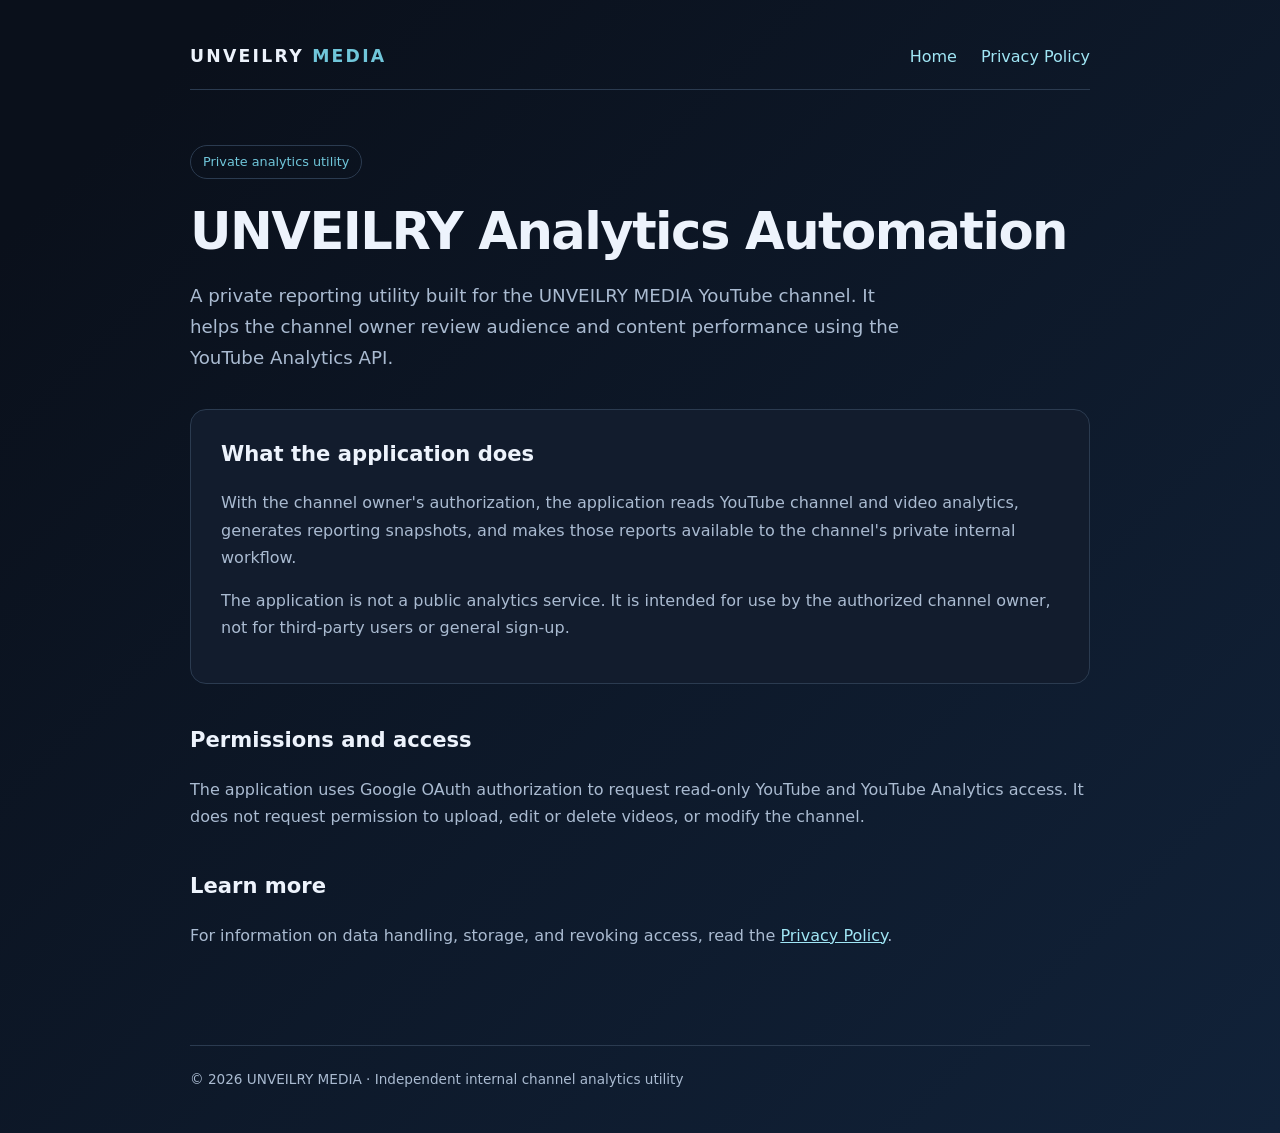
<file: index.html>
<!doctype html>
<html lang="en"><head><meta charset="utf-8"><meta name="viewport" content="width=device-width,initial-scale=1">
<meta name="description" content="UNVEILRY Analytics Automation is a private, read-only reporting utility for the UNVEILRY MEDIA YouTube channel.">
<title>UNVEILRY Analytics Automation | UNVEILRY MEDIA</title><link rel="stylesheet" href="style.css"></head>
<body><header><div class="brand">UNVEILRY <span style="color:#70c6da">MEDIA</span></div><nav><a href="./">Home</a><a href="privacy.html">Privacy Policy</a></nav></header>
<main><span class="pill">Private analytics utility</span><h1>UNVEILRY Analytics Automation</h1>
<p class="lead">A private reporting utility built for the UNVEILRY MEDIA YouTube channel. It helps the channel owner review audience and content performance using the YouTube Analytics API.</p>
<section class="panel"><h2 style="margin-top:0">What the application does</h2>
<p>With the channel owner's authorization, the application reads YouTube channel and video analytics, generates reporting snapshots, and makes those reports available to the channel's private internal workflow.</p>
<p>The application is not a public analytics service. It is intended for use by the authorized channel owner, not for third-party users or general sign-up.</p></section>
<h2>Permissions and access</h2>
<p>The application uses Google OAuth authorization to request read-only YouTube and YouTube Analytics access. It does not request permission to upload, edit or delete videos, or modify the channel.</p>
<h2>Learn more</h2><p>For information on data handling, storage, and revoking access, read the <a href="privacy.html">Privacy Policy</a>.</p>
</main><footer>© 2026 UNVEILRY MEDIA · Independent internal channel analytics utility</footer></body></html>
</file>
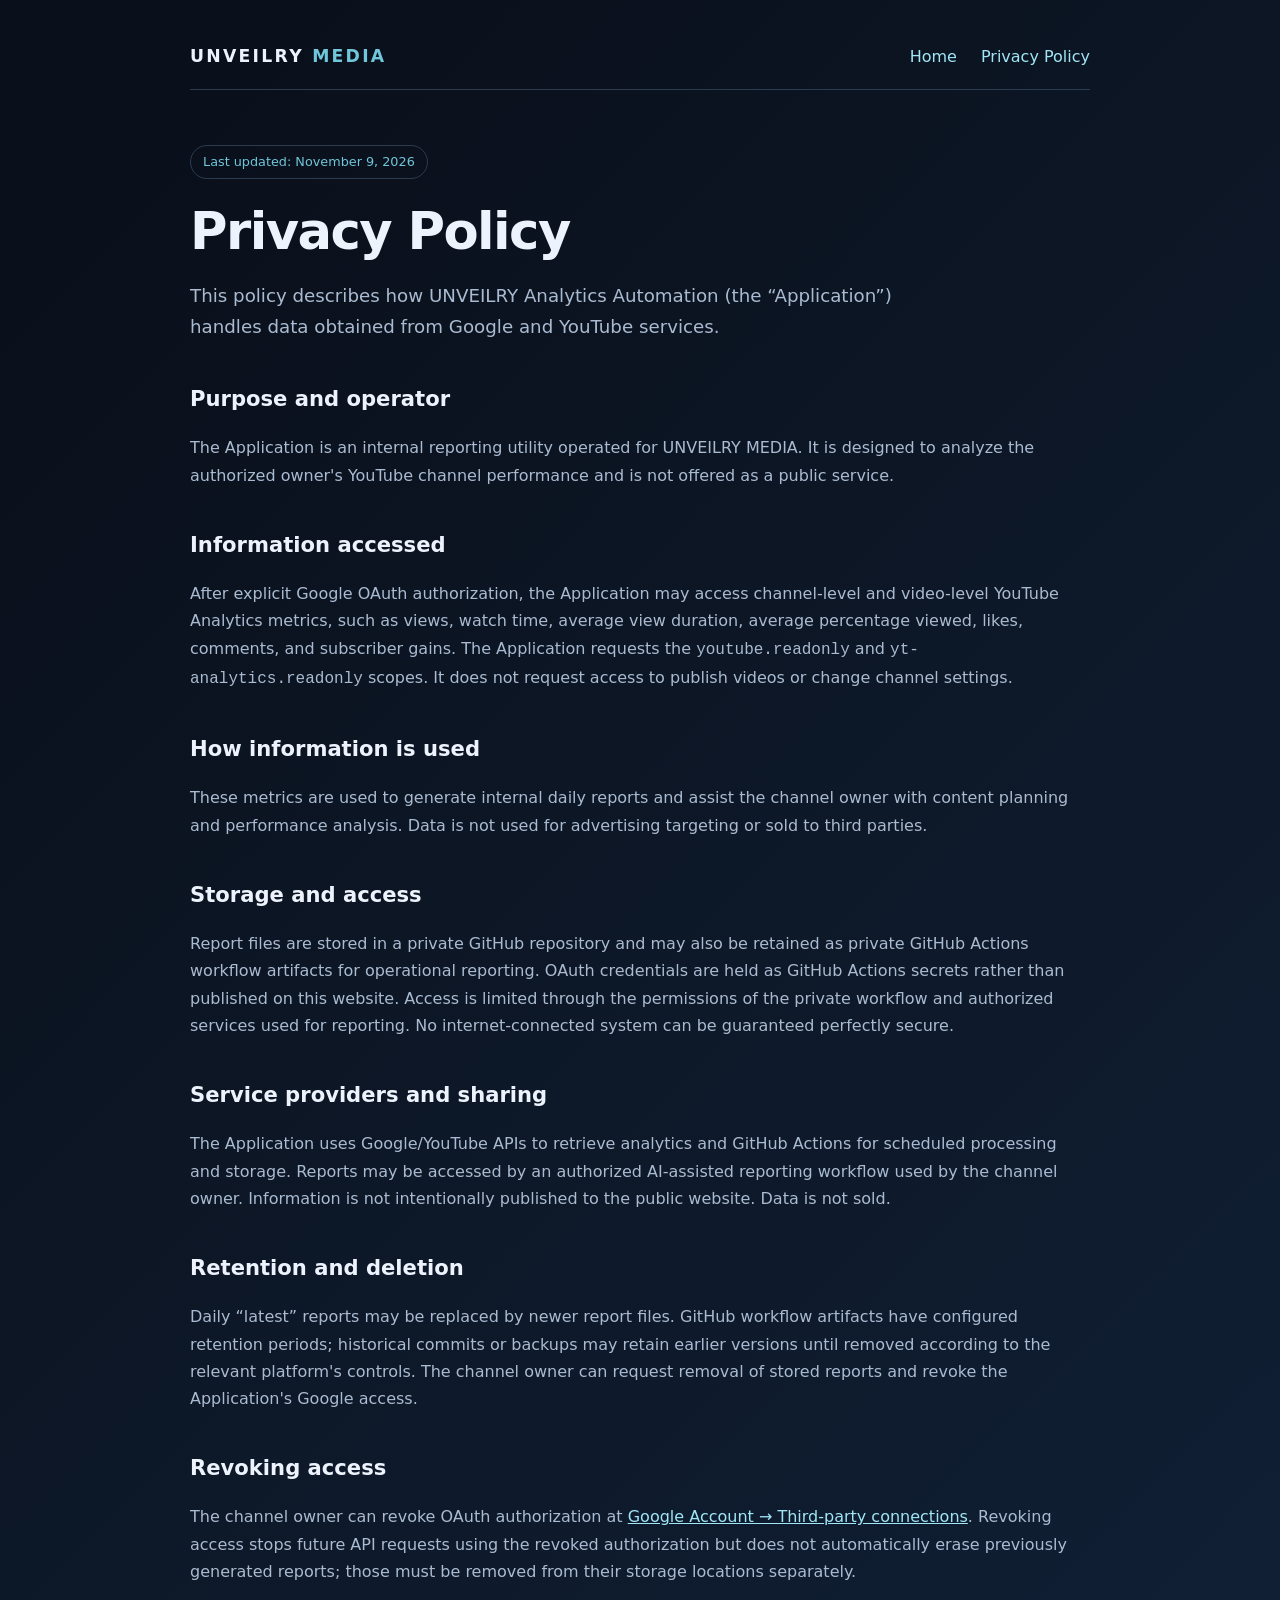
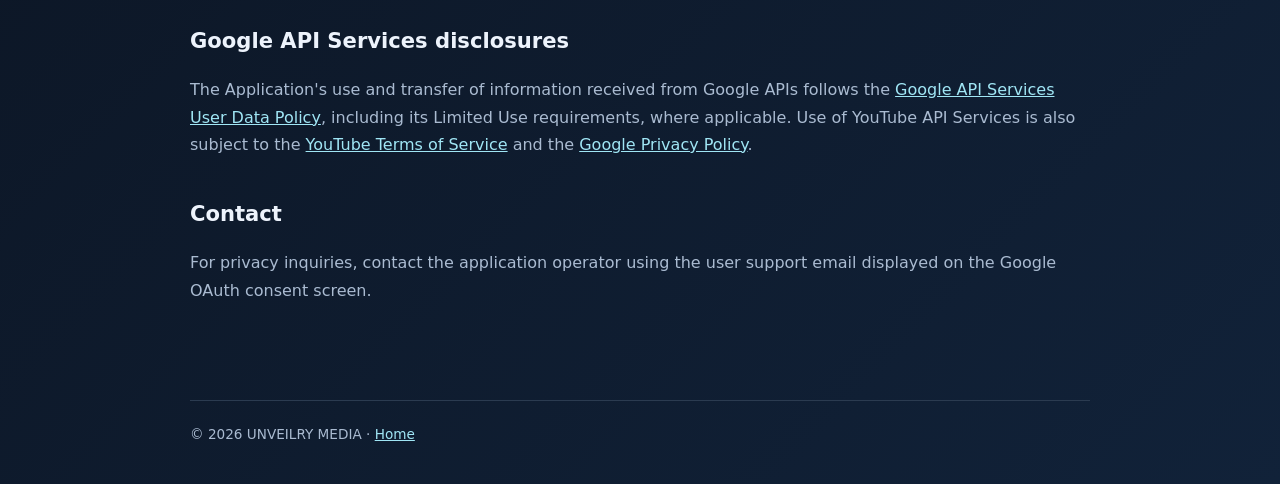
<file: privacy.html>
<!doctype html>
<html lang="en"><head><meta charset="utf-8"><meta name="viewport" content="width=device-width,initial-scale=1">
<meta name="description" content="Privacy policy for UNVEILRY Analytics Automation, a read-only YouTube reporting utility.">
<title>Privacy Policy | UNVEILRY Analytics Automation</title><link rel="stylesheet" href="style.css"></head>
<body><header><div class="brand">UNVEILRY <span style="color:#70c6da">MEDIA</span></div><nav><a href="./">Home</a><a href="privacy.html">Privacy Policy</a></nav></header>
<main><span class="pill">Last updated: November 9, 2026</span><h1>Privacy Policy</h1>
<p class="lead">This policy describes how UNVEILRY Analytics Automation (the “Application”) handles data obtained from Google and YouTube services.</p>
<h2>Purpose and operator</h2><p>The Application is an internal reporting utility operated for UNVEILRY MEDIA. It is designed to analyze the authorized owner's YouTube channel performance and is not offered as a public service.</p>
<h2>Information accessed</h2><p>After explicit Google OAuth authorization, the Application may access channel-level and video-level YouTube Analytics metrics, such as views, watch time, average view duration, average percentage viewed, likes, comments, and subscriber gains. The Application requests the <code>youtube.readonly</code> and <code>yt-analytics.readonly</code> scopes. It does not request access to publish videos or change channel settings.</p>
<h2>How information is used</h2><p>These metrics are used to generate internal daily reports and assist the channel owner with content planning and performance analysis. Data is not used for advertising targeting or sold to third parties.</p>
<h2>Storage and access</h2><p>Report files are stored in a private GitHub repository and may also be retained as private GitHub Actions workflow artifacts for operational reporting. OAuth credentials are held as GitHub Actions secrets rather than published on this website. Access is limited through the permissions of the private workflow and authorized services used for reporting. No internet-connected system can be guaranteed perfectly secure.</p>
<h2>Service providers and sharing</h2><p>The Application uses Google/YouTube APIs to retrieve analytics and GitHub Actions for scheduled processing and storage. Reports may be accessed by an authorized AI-assisted reporting workflow used by the channel owner. Information is not intentionally published to the public website. Data is not sold.</p>
<h2>Retention and deletion</h2><p>Daily “latest” reports may be replaced by newer report files. GitHub workflow artifacts have configured retention periods; historical commits or backups may retain earlier versions until removed according to the relevant platform's controls. The channel owner can request removal of stored reports and revoke the Application's Google access.</p>
<h2>Revoking access</h2><p>The channel owner can revoke OAuth authorization at <a href="https://myaccount.google.com/connections">Google Account → Third-party connections</a>. Revoking access stops future API requests using the revoked authorization but does not automatically erase previously generated reports; those must be removed from their storage locations separately.</p>
<h2>Google API Services disclosures</h2><p>The Application's use and transfer of information received from Google APIs follows the <a href="https://developers.google.com/terms/api-services-user-data-policy">Google API Services User Data Policy</a>, including its Limited Use requirements, where applicable. Use of YouTube API Services is also subject to the <a href="https://www.youtube.com/t/terms">YouTube Terms of Service</a> and the <a href="https://policies.google.com/privacy">Google Privacy Policy</a>.</p>
<h2>Contact</h2><p>For privacy inquiries, contact the application operator using the user support email displayed on the Google OAuth consent screen.</p>
</main><footer>© 2026 UNVEILRY MEDIA · <a href="./">Home</a></footer></body></html>
</file>
<file: style.css>
:root{color-scheme:dark;--bg:#0a101b;--panel:#121c2d;--ink:#edf3fc;--muted:#aabbd1;--accent:#70c6da;--line:#2b3b50}*{box-sizing:border-box}body{margin:0;background:linear-gradient(135deg,#0a101b 10%,#112239 100%);color:var(--ink);font:16px/1.7 system-ui,-apple-system,BlinkMacSystemFont,"Segoe UI",sans-serif}a{color:#a0e6f5}header,main,footer{width:min(900px,calc(100% - 40px));margin:auto}header{padding:42px 0 18px;border-bottom:1px solid var(--line);display:flex;justify-content:space-between;align-items:center;gap:20px;flex-wrap:wrap}.brand{letter-spacing:.13em;font-weight:750;font-size:1.08rem}nav{display:flex;gap:24px}nav a{text-decoration:none}main{padding:55px 0 80px}h1{font-size:clamp(2rem,5vw,3.2rem);line-height:1.15;letter-spacing:-.03em;margin:0 0 20px}h2{font-size:1.32rem;margin-top:38px}p,li{color:var(--muted)}.lead{font-size:1.14rem;max-width:710px}.pill{display:inline-block;border:1px solid var(--line);color:var(--accent);padding:5px 12px;border-radius:99px;font-size:.8rem;margin-bottom:23px}.panel{border:1px solid var(--line);background:var(--panel);padding:26px 30px;border-radius:16px;margin-top:35px}footer{border-top:1px solid var(--line);padding:22px 0 42px;color:var(--muted);font-size:.85rem}@media(max-width:540px){header{padding-top:25px}nav{gap:13px}.panel{padding:20px}}
</file>
